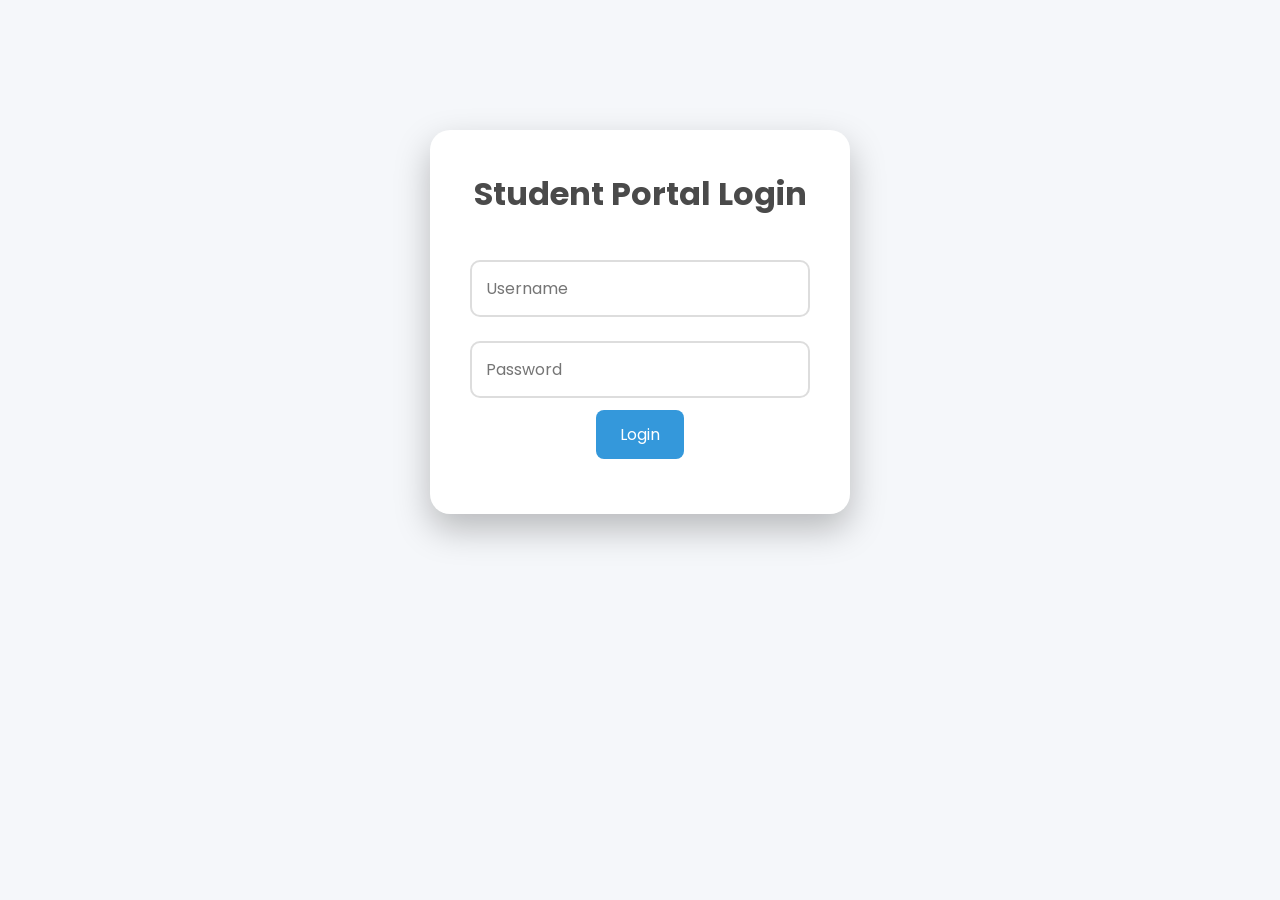
<file: index.html>
<!DOCTYPE html>
<html>
<head>
    <title>Student Portal Login</title>
    <link rel="stylesheet" href="style.css">
</head>

<body>

<div class="login-container">

    <h1>Student Portal Login</h1>

    <input type="text" id="username" placeholder="Username">

    <input type="password" id="password" placeholder="Password">

    <button onclick="login()">Login</button>

    <p id="message"></p>

</div>

<script src="script.js"></script>

</body>
</html>
</file>
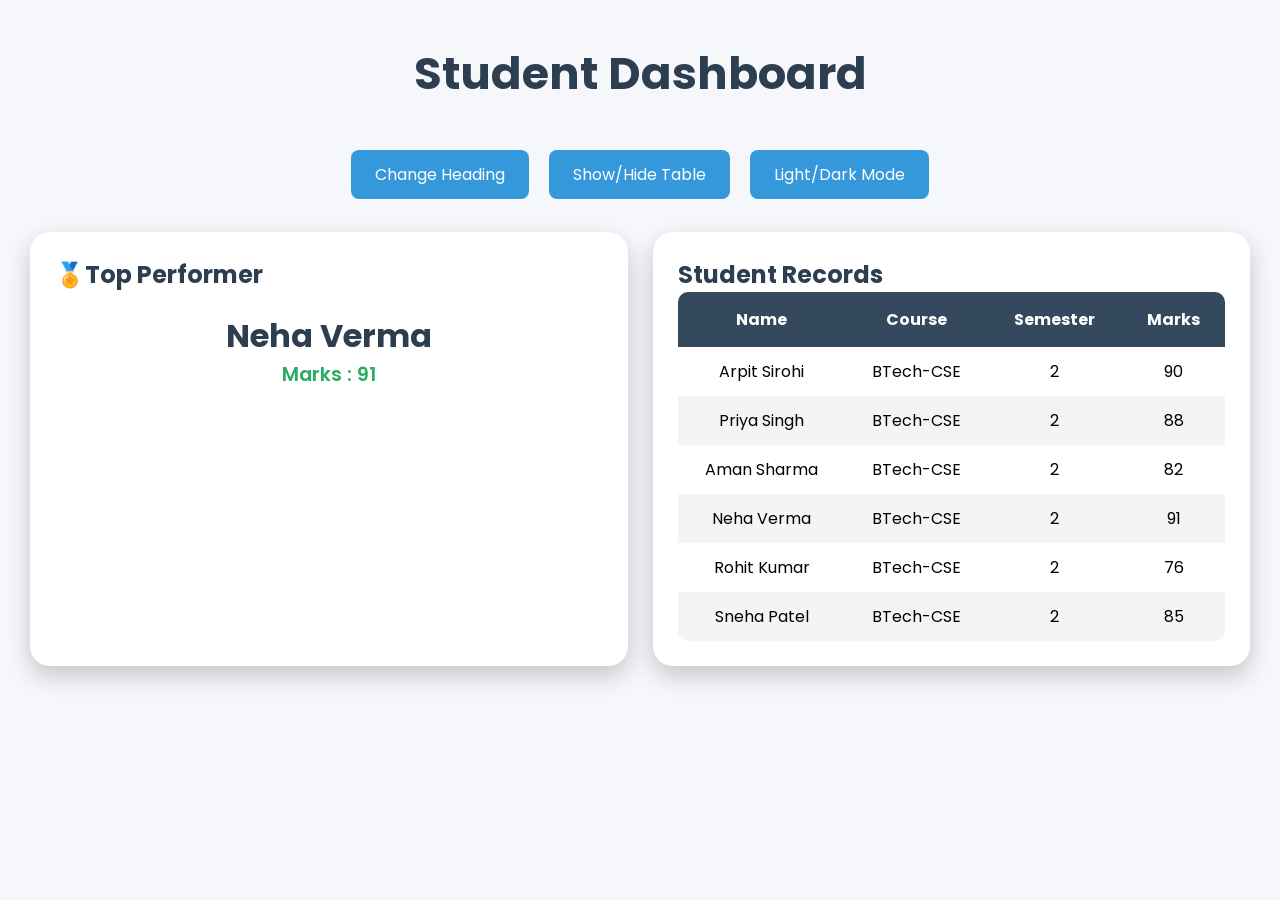
<file: portal.html>
<!DOCTYPE html>
<html>
<head>
    <title>Student Portal</title>
    <link rel="stylesheet" href="style.css">
</head>

<body>

<h1 id="heading">Student Dashboard</h1>

<div class="button-group">

    <button onclick="changeHeading()">Change Heading</button>

    <button onclick="toggleTable()">Show/Hide Table</button>

    <button onclick="toggleMode()">Light/Dark Mode</button>

</div>



<!-- EXISTING DASHBOARD -->
<div class="dashboard">

    <div class="card">
        <h2>🏅Top Performer</h2>
        <div id="topStudent"></div>
    </div>

    <div class="card">
        <h2>Student Records</h2>

        <table id="studentTable">
            <thead>
                <tr>
                    <th>Name</th>
                    <th>Course</th>
                    <th>Semester</th>
                    <th>Marks</th>
                </tr>
            </thead>

            <tbody id="tableBody"></tbody>
        </table>

    </div>

</div>

<script src="script.js"></script>

<script>
loadStudents();
</script>

</body>
</html>
</file>
<file: style.css>
/* Google Font */
@import url('https://fonts.googleapis.com/css2?family=Poppins:wght@300;400;500;600;700&display=swap');

*{
    margin:0;
    padding:0;
    box-sizing:border-box;
    font-family:'Poppins',sans-serif;
}

body{
    min-height:100vh;
    background:#f5f7fa;
    padding:30px;
}

/* LOGIN PAGE */
.login-container{
    background:white;
    border-radius:15px;
    box-shadow:0 4px 15px rgba(0,0,0,0.1);
}

.login-container{
    width:420px;
    background:white;
    margin:100px auto;
    padding:40px;
    border-radius:20px;
    box-shadow:0 15px 35px rgba(0,0,0,0.25);
    text-align:center;
}

.login-container h1{
    color:#4a4a4a;
    margin-bottom:30px;
    font-size:2rem;
}

input{
    width:100%;
    padding:14px;
    margin:12px 0;
    border:2px solid #ddd;
    border-radius:10px;
    font-size:16px;
    transition:0.3s;
}

input:focus{
    outline:none;
    border-color:#667eea;
    box-shadow:0 0 8px rgba(102,126,234,0.4);
}

button{
    background:#3498db;
    color:white;
    border:none;
    padding:12px 24px;
    border-radius:8px;
    font-size:16px;
    cursor:pointer;
    transition:0.3s;
}

button:hover{
    background:#2980b9;
}

button:hover{
    transform:translateY(-3px);
    box-shadow:0 10px 20px rgba(0,0,0,0.2);
}

#message{
    margin-top:15px;
    color:red;
    font-weight:600;
}

/* PORTAL PAGE */

#heading{
    text-align:center;
    color:#2c3e50;
    font-size:2.8rem;
    font-weight:700;
    margin-bottom:25px;
}

.button-group{
    text-align:center;
    margin-bottom:25px;
}

.button-group button{
    margin:8px;
}

.dashboard{
    display:flex;
    flex-wrap:wrap;
    gap:25px;
    justify-content:center;
}

.card{
    background:white;
    border-radius:20px;
    padding:25px;
    min-width:450px;
    flex:1;
    box-shadow:0 10px 25px rgba(0,0,0,0.2);
    transition:0.3s;
}

.card:hover{
    transform:translateY(-5px);
}

.card h2{
    color:#2c3e50;
}

/* TOP STUDENT CARD */

#topStudent{
    text-align:center;
    padding-top:20px;
}

#topStudent h3{
    font-size:2rem;
    color:#2c3e50;
}

#topStudent p{
    font-size:1.2rem;
    color:#27ae60;
    font-weight:600;
}

/* TABLE */

table{
    width:100%;
    border-collapse:collapse;
    overflow:hidden;
    border-radius:10px;
}

thead{
    background:#34495e;
    color:white;
}

th{
    padding:15px;
}

td{
    padding:12px;
    text-align:center;
}

tr:nth-child(even){
    background:#f4f4f4;
}

tr:hover{
    background:#e8ebff;
}

/* DARK MODE */

.dark{
    background:#2c3e50;
}

.dark .card{
    background:#1f2937;
    color:white;
}

.dark table{
    color:white;
}

.dark tr:nth-child(even){
    background:#2d3748;
}

.dark #heading{
    color:#ffffff;
}

.dark .card h2{
    color:#8ab4ff;
}

/* STICKY HEADER */

#heading{
    position:sticky;
    top:0;
    z-index:100;
    padding:10px;
}
</file>
